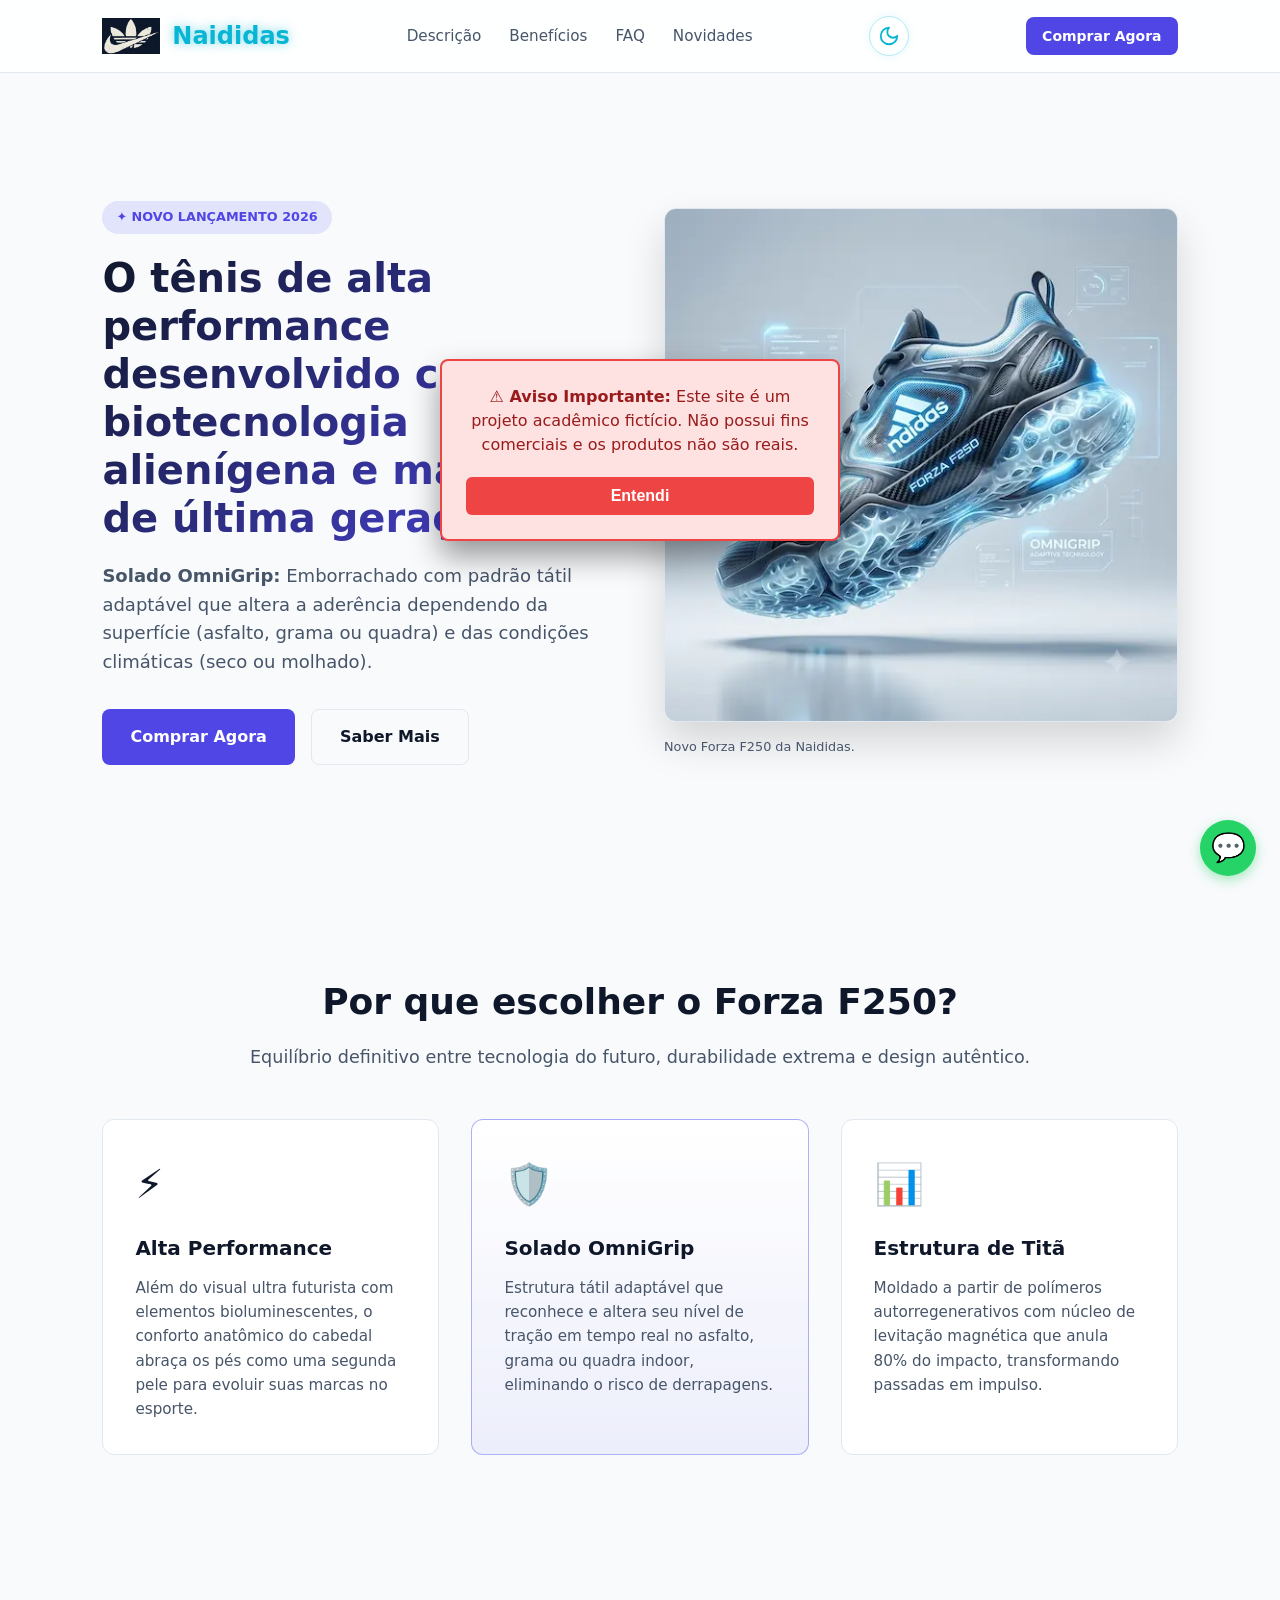
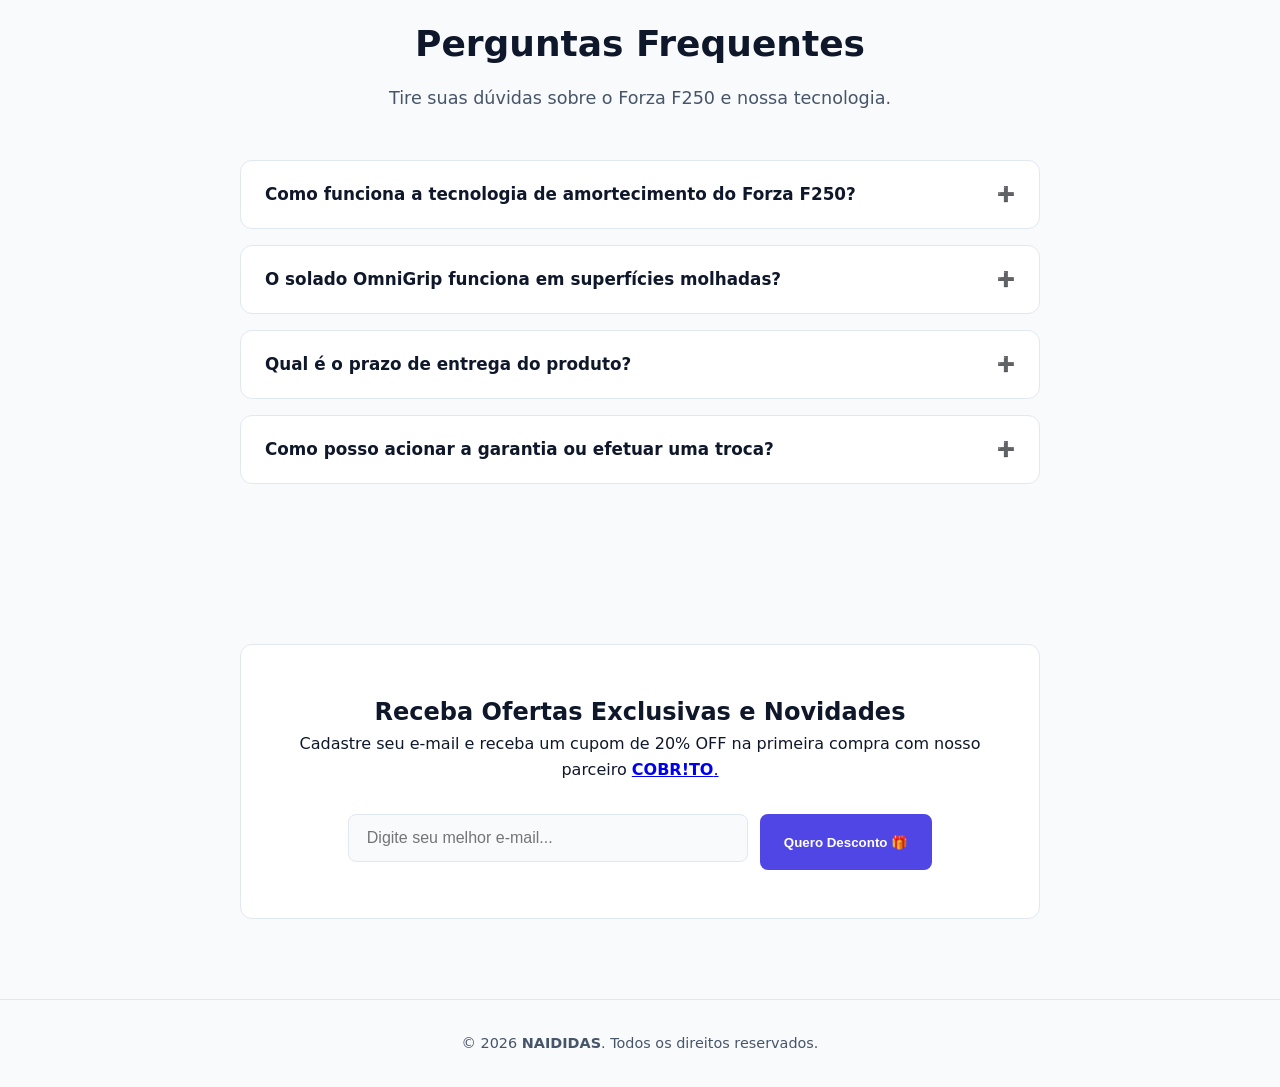
<file: index.html>
<!DOCTYPE html>
<html lang="pt-BR">
<head>
    <meta charset="UTF-8">
    <meta name="viewport" content="width=device-width, initial-scale=1.0">
    <title>Naididas - Forza F250 | Tênis de Alta Performance</title>

    <!-- 🔍 1. SEO TÉCNICO E INDEXAÇÃO -->
    <meta name="description" content="Tênis Naididas Forza F250: alta performance com biotecnologia alienígena, solado OmniGrip e levitação magnética para revolucionar sua prática esportiva.">
    <meta name="keywords" content="tênis esportivo, alta performance, Naididas, Forza F250, OmniGrip, tênis para corrida, tecnologia esportiva">
    <meta name="robots" content="index, follow">
    <meta name="google-site-verification" content="jfXJeKjUJm3EbV18znJrb80tXynYjzD61DJ4F5lycTE" />
    <link rel="canonical" href="https://aprimoramento-landing-page.vercel.app/">
    <!-- Meta Tags essenciais para o Google ler seu site -->
    <title>NAIDIDAS</title>
    <meta name="description" content="tênis esportivo, alta performance, Naididas, Forza F250, OmniGrip, tênis para corrida, tecnologia esportiva.">
    <meta name="robots" content="index, follow">

    <!-- 🌐 META TAGS OPEN GRAPH (REDES SOCIAIS) -->
    <meta property="og:type" content="website">
    <meta property="og:title" content="Naididas - Forza F250">
    <meta property="og:description" content="Tecnologia de outro mundo para alta performance esportiva.">
    <meta property="og:image" content="https://images.unsplash.com/photo-1551288049-bebda4e38f71?q=80&w=1200&auto=format&fit=crop">
    <meta property="og:url" content="https://aprimoramento-landing-page.vercel.app/">
    
    <!-- FAVICON -->
    <link rel="icon" type="image/svg+xml" href="data:image/svg+xml,<svg xmlns='http://www.w3.org/2000/svg' viewBox='0 0 100 100'><text y='.9em' font-size='90'>🚀</text></svg>">
    
    <style>
        .menu-toggle {
            display: none !important;
        }
        @media (max-width: 768px) {
            .menu-toggle {
                display: flex !important;
            }
        }
    </style>
    
    <!-- ESTILOS CSS -->
    <!-- 1. Pré-carrega o CSS em segundo plano -->
    <link rel="preload" href="style.css" as="style">

    <!-- 2. Aplica o CSS assim que ele terminar de baixar -->
    <link rel="stylesheet" href="style.css" media="print" onload="this.media='all'">

    <!-- 3. Plano B caso o usuário tenha o JavaScript desativado no navegador -->
    <noscript>
    <link rel="stylesheet" href="style.css">
    </noscript>
       <script src="script.js" defer></script>
    </head>
<body>
   <div id="student-warning" class="student-warning">
    <p><strong>⚠️ Aviso Importante:</strong> Este site é um projeto acadêmico fictício. Não possui fins comerciais e os produtos não são reais.</p>
    <button id="close-warning" class="student-warning__close">Entendi</button>
</div>

<!-- 📌 CABEÇALHO FIXO COM GLASSMORPHISM -->
<header class="header">

    <div class="header__brand">
        <!--⚡ 2. PERFORMANCE: Dimensões explícitas na logo -->
        <img src="Gemini_Generated_Image_z8zp53z8zp53z8zp.jpg" alt="Logo Naididas" class="logo__img" width="36" height="36">
        <a href="#" class="header__logo">Naididas</a>
    </div>

    <nav id="header-nav" class="header__nav">
        <a href="#descricao" class="header__link">Descrição</a>
        <a href="#beneficios" class="header__link">Benefícios</a>
        <a href="#faq" class="header__link">FAQ</a>
        <a href="#newsletter" class="header__link">Novidades</a>
    </nav>

        <div class="header__actions">
        <!-- Botão para Alternar Tema (Neon Moderno) -->
        <button id="theme-toggle" class="theme-neon-btn" aria-label="Alternar Tema">
            <!-- Ícone de Sol (SVG) -->
            <svg class="icon-sun" xmlns="http://www.w3.org/2000/svg" width="22" height="22" viewBox="0 0 24 24" fill="none" stroke="currentColor" stroke-width="2" stroke-linecap="round" stroke-linejoin="round">
                <circle cx="12" cy="12" r="4"></circle>
                <path d="M12 2v2"></path><path d="M12 20v2"></path>
                <path d="m4.93 4.93 1.41 1.41"></path><path d="m17.66 17.66 1.41 1.41"></path>
                <path d="M2 12h2"></path><path d="M20 12h2"></path>
                <path d="m6.34 17.66-1.41 1.41"></path><path d="m19.07 4.93-1.41 1.41"></path>
            </svg>

            <!-- Ícone de Lua (SVG) -->
            <svg class="icon-moon" xmlns="http://www.w3.org/2000/svg" width="22" height="22" viewBox="0 0 24 24" fill="none" stroke="currentColor" stroke-width="2" stroke-linecap="round" stroke-linejoin="round">
                <path d="M12 3a6 6 0 0 0 9 9 9 9 0 1 1-9-9Z"></path>
            </svg>
        </button>

        <!-- Botão Hambúrguer para Telas Menores -->
        <button class="btn-icon menu-toggle" aria-label="Menu">
            <svg width="24" height="24" viewBox="0 0 24 24" fill="none" stroke="currentColor" stroke-width="2" stroke-linecap="round" stroke-linejoin="round">
            <line x1="3" y1="12" x2="21" y2="12"></line>
            <line x1="3" y1="6" x2="21" y2="6"></line>
            <line x1="3" y1="18" x2="21" y2="18"></line>
            </svg>
        </button>
    </div>

    <a href="https://www.netshoes.com.br/p/tenis-adidas-duramo-rc-2-masculino-FBA-7043-006" class="btn btn--primary btn--sm">Comprar Agora</a>
</header>

<main>
    <!-- 🚀 SEÇÃO HERO -->
    <section class="hero">
        <div class="hero__content">
            <span class="tag">✦ NOVO LANÇAMENTO 2026</span>
            <h1 class="hero__title">O tênis de alta performance desenvolvido com biotecnologia alienígena e materiais de última geração.</h1>
            <p id="descricao" class="hero__description">
                <strong>Solado OmniGrip:</strong> Emborrachado com padrão tátil adaptável que altera a aderência dependendo da superfície (asfalto, grama ou quadra) e das condições climáticas (seco ou molhado).
            </p>
            <div class="hero__cta-group">
                <a href="https://www.netshoes.com.br/p/tenis-adidas-duramo-rc-2-masculino-FBA-7043-006" class="btn btn--primary btn--lg">Comprar Agora</a>
                <a href="#beneficios" class="btn btn--outline btn--lg">Saber Mais</a>
            </div>
        </div>
        <div class="hero__image-wrapper">
            <figure class="hero__figure">
                <picture>
                    <!-- O navegador tenta carregar o WebP primeiro -->
                    <source srcset="Tenis-Forza-F250.webp" type="image/webp">
                    
                    <!-- Fallback para PNG. Sem "loading=lazy", com "fetchpriority=high" -->
                    <img src="Tenis Forza F250.png" 
                         alt="Tênis Forza F250 da Naididas em cor azul bioluminescente" 
                         class="hero__img"
                         fetchpriority="high"
                         width="520"
                         height="350">
                </picture>
                <figcaption class="hero__caption">Novo Forza F250 da Naididas.</figcaption>
            </figure>
        </div>
    </section>

    <!-- 🎁 SEÇÃO DE BENEFÍCIOS -->
    <section id="beneficios" class="beneficios">
        <div class="beneficios__header">
            <h2 class="beneficios__title">Por que escolher o Forza F250?</h2>
            <p class="beneficios__subtitle">Equilíbrio definitivo entre tecnologia do futuro, durabilidade extrema e design autêntico.</p>
        </div>

        <div class="beneficios__grid">
            <article class="card">
                <div class="card__icon">⚡</div>
                <h3 class="card__title">Alta Performance</h3>
                <p class="card__description">
                    Além do visual ultra futurista com elementos bioluminescentes, o conforto anatômico do cabedal abraça os pés como uma segunda pele para evoluir suas marcas no esporte.
                </p>
            </article>

            <article id="recursos" class="card card--featured">
                <div class="card__icon">🛡️</div>
                <h3 class="card__title">Solado OmniGrip</h3>
                <p class="card__description">
                    Estrutura tátil adaptável que reconhece e altera seu nível de tração em tempo real no asfalto, grama ou quadra indoor, eliminando o risco de derrapagens.
                </p>
            </article>

            <article class="card">
                <div class="card__icon">📊</div>
                <h3 class="card__title">Estrutura de Titã</h3>
                <p class="card__description">
                    Moldado a partir de polímeros autorregenerativos com núcleo de levitação magnética que anula 80% do impacto, transformando passadas em impulso.
                </p>
            </article>
        </div>
    </section>

    <!-- ❓ SEÇÃO FAQ -->
    <section id="faq" class="faq">
        <div class="faq__header">
            <h2 class="faq__title">Perguntas Frequentes</h2>
            <p class="faq__subtitle">Tire suas dúvidas sobre o Forza F250 e nossa tecnologia.</p>
        </div>

        <div class="faq__container">
            <details class="faq__item">
                <summary class="faq__question">Como funciona a tecnologia de amortecimento do Forza F250?</summary>
                <div class="faq__answer">
                    <p>Utilizamos um núcleo de levitação magnética de baixa frequência que anula até 80% do impacto contra o solo, convertendo a energia da pisada em impulso para o próximo passo.</p>
                </div>
            </details>

            <details class="faq__item">
                <summary class="faq__question">O solado OmniGrip funciona em superfícies molhadas?</summary>
                <div class="faq__answer">
                    <p>Sim! A estrutura tátil adaptável altera a textura em tempo real conforme reconhece umidade ou mudanças de terreno, garantindo máxima tração e aderência.</p>
                </div>
            </details>

            <details class="faq__item">
                <summary class="faq__question">Qual é o prazo de entrega do produto?</summary>
                <div class="faq__answer">
                    <p>O envio é realizado em até 48 horas após a confirmação do pagamento. O prazo de entrega varia de 3 a 7 dias úteis de acordo com a sua região.</p>
                </div>
            </details>

            <details class="faq__item">
                <summary class="faq__question">Como posso acionar a garantia ou efetuar uma troca?</summary>
                <div class="faq__answer">
                    <p>Você pode solicitar a troca ou devolução em até 30 dias após o recebimento através do nosso canal de atendimento via WhatsApp ou e-mail de suporte.</p>
                </div>
            </details>
        </div>
    </section>

    <!-- 📩 CAPTURA DE LEADS -->
    <section id="newsletter" class="newsletter">
        <div class="newsletter__container">
            <h2 class="section-title">Receba Ofertas Exclusivas e Novidades</h2>
            <p class="section-subtitle">Cadastre seu e-mail e receba um cupom de 20% OFF na primeira compra com nosso parceiro 
                <a href="https://cobritofitness.netlify.app/" target="_blank"><strong>COBR!TO</strong>.</a></p>
            <form class="newsletter__form" action="#" method="POST">
                <div class="newsletter__field">
                    <label for="email-input" class="sr-only">Seu e-mail principal</label>
                    <input type="email" id="email-input" class="newsletter__input" placeholder="Digite seu melhor e-mail..." required>
                </div>
                <button type="submit" class="btn btn--primary btn--form">Quero Desconto 🎁</button>
            </form>
        </div>
    </section>
</main>

<!-- 🟢 BOTÃO FLUTUANTE DO WHATSAPP -->
<a href="https://wa.me/5511999999999" target="_blank" class="whatsapp-btn" aria-label="Fale conosco no WhatsApp">
    💬
</a>

<!-- 🦶 RODAPÉ -->
<footer class="footer">
    <p class="footer__text">
        © 2026 <strong>NAIDIDAS</strong>. Todos os direitos reservados.
    </p>
</footer>

</body>
</html>
</file>
<file: style.css>
/* ====================================================================
1. VARIÁVEIS CSS (:root) & RESET BÁSICO (TEMA ESCURO PADRÃO)
=====================================================================*/
:root, 
html[data-theme="dark"] {
  --bg-main: #0f172a;
  --bg-card: #1e293b;
  --bg-glass: rgba(15, 23, 42, 0.85);
  --color-primary: #6366f1;
  --color-primary-hover: #4f46e5;
  --color-secondary: #ec4899;
  --color-text: #f8fafc;
  --color-text-muted: #94a3b8;
  --color-border: #334155;

  --font-main: system-ui, -apple-system, BlinkMacSystemFont, 'Segoe UI', Roboto, sans-serif;
  --radius-sm: 8px;
  --radius-md: 12px;
  --radius-full: 999px;
  --transition: all 0.3s cubic-bezier(0.4, 0, 0.2, 1);
}

/* ====================================================================
   TEMA CLARO (Automático via Sistema OU Forçado)
=====================================================================*/
@media (prefers-color-scheme: light) {
  html:not([data-theme="dark"]) {
    --bg-main: #f8fafc;
    --bg-card: #ffffff;
    --bg-glass: rgba(255, 255, 255, 0.85);
    --color-primary: #4f46e5;
    --color-primary-hover: #4338ca;
    --color-secondary: #db2777;
    --color-text: #0f172a;
    --color-text-muted: #475569;
    --color-border: #e2e8f0;
  }
}

html[data-theme="light"] {
  --bg-main: #f8fafc;
  --bg-card: #ffffff;
  --bg-glass: rgba(255, 255, 255, 0.85);
  --color-primary: #4f46e5;
  --color-primary-hover: #4338ca;
  --color-secondary: #db2777;
  --color-text: #0f172a;
  --color-text-muted: #475569;
  --color-border: #e2e8f0;
}

/* ====================================================================
   RESET UNIVERSAL E ESTRUTURA
=====================================================================*/
* {
  margin: 0;
  padding: 0;
  box-sizing: border-box;
}

html {
  scroll-behavior: smooth;
  scroll-padding-top: 90px;
  font-family: var(--font-main);
  background-color: var(--bg-main);
  color: var(--color-text);
  transition: background-color 0.3s ease, color 0.3s ease;
}

body {
  line-height: 1.6;
  overflow-x: hidden;
  width: 100%;
}

/* ==========================================================================
   AVISO DE PROJETO ACADÊMICO
   ========================================================================== */
/* ==========================================================================
   AVISO DE PROJETO ACADÊMICO (ESTILO MODAL DE ERRO)
   ========================================================================== */
.student-warning {
    /* Posicionamento no centro da tela */
    position: fixed;
    top: 50%;
    left: 50%;
    transform: translate(-50%, -50%);
    z-index: 10000; /* Fica acima de todos os elementos do site */
    
    /* Visual de Erro/Alerta */
    background-color: #fee2e2; /* Fundo vermelho bem claro */
    color: #991b1b; /* Texto em vermelho escuro */
    border: 2px solid #ef4444; /* Borda vermelha padrão */
    border-radius: 8px; /* Cantos arredondados */
    box-shadow: 0 15px 30px rgba(0, 0, 0, 0.4); /* Sombra forte para destacar */
    
    /* Tamanho e espaçamento interno */
    width: 90%;
    max-width: 400px;
    padding: 24px;
    
    /* Organiza o texto e o botão em coluna */
    display: flex; 
    flex-direction: column;
    align-items: center;
    text-align: center;
    gap: 20px;
}

.student-warning p {
    margin: 0;
    font-size: 1rem;
    line-height: 1.5;
}

/* Estilo do novo botão "Entendi" */
.student-warning__close {
    background-color: #ef4444;
    color: #ffffff;
    border: none;
    padding: 10px 24px;
    font-size: 1rem;
    font-weight: bold;
    border-radius: 6px;
    cursor: pointer;
    transition: background-color 0.2s ease;
    width: 100%; /* Botão ocupa a largura total da caixa */
}

.student-warning__close:hover {
    background-color: #dc2626; /* Fica mais escuro ao passar o mouse */
}

.sr-only {
  position: absolute;
  width: 1px;
  height: 1px;
  padding: 0;
  margin: -1px;
  overflow: hidden;
  clip: rect(0, 0, 0, 0);
  border: 0;
}

/* ====================================================================
2. CABEÇALHO FIXO (.header)
=================================================================== */
.header {
  position: sticky;
  top: 0;
  z-index: 1000;
  display: flex;
  justify-content: space-between;
  align-items: center;
  padding: 16px 8%;
  background: var(--bg-glass);
  backdrop-filter: blur(12px);
  -webkit-backdrop-filter: blur(12px);
  border-bottom: 1px solid var(--color-border);
}

.header__brand {
  display: flex;
  align-items: center;
  gap: 12px;
}

.header__logo {
  color: #06b6d4; /* Azul Ciano da Lua */
  font-size: 24px; /* Mantém o tamanho original do seu layout */
  font-weight: 800; /* Mais grosso para o brilho destacar */
  text-decoration: none;
  
  /* Efeito neon nativo para textos */
  text-shadow: 0 0 8px rgba(6, 182, 212, 0.4), 
               0 0 16px rgba(6, 182, 212, 0.2);
               
  transition: all 0.3s ease;
}

/* Aumenta o brilho quando o mouse passa por cima */
.header__logo:hover {
  color: #22d3ee;
  text-shadow: 0 0 12px rgba(6, 182, 212, 0.8), 
               0 0 24px rgba(6, 182, 212, 0.6),
               0 0 36px rgba(6, 182, 212, 0.4);
}

.logo__img {
  height: 36px;
  width: auto;
  object-fit: contain;
}

.header__nav {
  display: flex;
  gap: 28px;
}

/* Oculta o botão hambúrguer no Desktop */
.menu-toggle {
  display: none !important; 
}

.header__actions {
  display: flex;
  align-items: center;
  gap: 12px;
}

body.light-theme {
  --bg-main: #f8fafc;
  --bg-card: #ffffff;
  --bg-glass: rgba(255, 255, 255, 0.85);
  --color-text: #0f172a;
  --color-text-muted: #475569;
  --color-border: #e2e8f0;
}

.header__link {
  color: var(--color-text-muted);
  text-decoration: none;
  font-size: 0.95rem;
  font-weight: 500;
  transition: var(--transition);
}

.header__link:hover {
  color: var(--color-primary);
}

/* ====================================================================
3. BOTÕES REUTILIZÁVEIS (.btn)
=================================================================== */
.btn {
  display: inline-flex;
  align-items: center;
  justify-content: center;
  font-weight: 600;
  text-decoration: none;
  border-radius: var(--radius-sm);
  border: none;
  cursor: pointer;
  transition: var(--transition);
}

.btn--sm {
  padding: 8px 16px;
  font-size: 0.875rem;
}

.btn--lg {
  padding: 14px 28px;
  font-size: 1rem;
}

.btn--primary {
  background-color: var(--color-primary);
  color: #ffffff;
}

.btn--primary:hover {
  background-color: var(--color-primary-hover);
  transform: translateY(-2px);
  box-shadow: 0 8px 20px rgba(99, 102, 241, 0.3);
}

.btn--outline {
  background-color: transparent;
  color: var(--color-text);
  border: 1px solid var(--color-border);
}

.btn--outline:hover {
  border-color: var(--color-primary);
  background-color: rgba(99, 102, 241, 0.1);
}

.btn-icon {
    background: transparent;
    border: none;
    font-size: 1.25rem;
    cursor: pointer;
    padding: 8px;
    color: var(--color-text);
}

/* ====================================================================
4. SEÇÃO HERO (.hero)
=================================================================== */
.hero {
  display: flex;
  align-items: center;
  justify-content: space-between;
  gap: 48px;
  padding: 80px 8%;
  min-height: calc(100vh - 80px);
}

.hero__content {
  flex: 1;
  max-width: 600px;
}

.tag {
  display: inline-block;
  padding: 6px 14px;
  border-radius: var(--radius-full);
  background-color: rgba(99, 102, 241, 0.15);
  color: var(--color-primary);
  font-size: 0.8rem;
  font-weight: 700;
  margin-bottom: 20px;
}

.hero__title {
  font-size: 2.5rem;
  font-weight: 800;
  line-height: 1.2;
  margin-bottom: 20px;
  background: linear-gradient(135deg, var(--color-text) 0%, var(--color-primary) 100%);
  -webkit-background-clip: text;
  background-clip: text;
  -webkit-text-fill-color: transparent;
}

.hero__description {
  font-size: 1.125rem;
  color: var(--color-text-muted);
  margin-bottom: 32px;
}

.hero__cta-group {
  display: flex;
  gap: 16px;
  flex-wrap: wrap;
}

.hero__image-wrapper {
  flex: 1;
  width: 100%;
}

.hero__img {
  width: 100%;
  max-width: 520px;
  height: auto;
  border-radius: var(--radius-md);
  border: 1px solid var(--color-border);
  box-shadow: 0 20px 40px rgba(0, 0, 0, 0.15);
}

.hero__caption {
  font-size: 0.8rem;
  color: var(--color-text-muted);
  margin-top: 8px;
  text-align: left;
}

/* ====================================================================
5. SEÇÃO DE BENEFÍCIOS (.beneficios)
==================================================================== */
.beneficios {
  padding: 80px 8%;
  background-color: var(--bg-main);
}

.beneficios__header {
  text-align: center;
  margin-bottom: 48px;
}

.beneficios__title {
  font-size: 2.25rem;
  font-weight: 700;
  color: var(--color-text);
  margin-bottom: 12px;
}

.beneficios__subtitle {
  color: var(--color-text-muted);
  font-size: 1.1rem;
}

.beneficios__grid {
  display: grid;
  grid-template-columns: repeat(auto-fit, minmax(280px, 1fr));
  gap: 32px;
}

.card {
  background-color: var(--bg-card);
  border: 1px solid var(--color-border);
  border-radius: var(--radius-md);
  padding: 32px;
  display: flex;
  flex-direction: column;
  align-items: flex-start;
  transition: var(--transition);
}

.card:hover {
  transform: translateY(-8px);
  border-color: var(--color-primary);
  box-shadow: 0 12px 30px rgba(99, 102, 241, 0.15);
}

.card--featured {
  border-color: rgba(99, 102, 241, 0.5);
  background: linear-gradient(180deg, var(--bg-card) 0%, rgba(99, 102, 241, 0.08) 100%);
}

.card__icon {
  font-size: 2.5rem;
  margin-bottom: 16px;
}

.card__title {
  font-size: 1.25rem;
  font-weight: 600;
  color: var(--color-text);
  margin-bottom: 12px;
}

.card__description {
  color: var(--color-text-muted);
  font-size: 0.95rem;
  line-height: 1.6;
}

/* ====================================================================
6. PERGUNTAS FREQUENTES (.faq)
==================================================================== */
.faq {
  padding: 80px 8%;
  background-color: var(--bg-main);
}

.faq__header {
  text-align: center;
  margin-bottom: 48px;
}

.faq__title {
  font-size: 2.25rem;
  font-weight: 700;
  color: var(--color-text);
  margin-bottom: 12px;
}

.faq__subtitle {
  color: var(--color-text-muted);
  font-size: 1.1rem;
}

.faq__container {
  max-width: 800px;
  margin: 0 auto;
  display: flex;
  flex-direction: column;
  gap: 16px;
}

.faq__item {
  background-color: var(--bg-card);
  border: 1px solid var(--color-border);
  border-radius: var(--radius-md);
  overflow: hidden;
  transition: var(--transition);
}

.faq__item[open] {
  border-color: var(--color-primary);
}

.faq__question {
  padding: 20px 24px;
  font-size: 1.05rem;
  font-weight: 600;
  color: var(--color-text);
  cursor: pointer;
  list-style: none;
  display: flex;
  justify-content: space-between;
  align-items: center;
  user-select: none;
}

.faq__question::after {
  content: '➕';
  font-size: 0.9rem;
  transition: var(--transition);
}

.faq__item[open] .faq__question::after {
  content: '➖';
}

.faq__answer {
  padding: 0 24px 20px 24px;
  color: var(--color-text-muted);
  font-size: 0.95rem;
  line-height: 1.6;
}

/* ====================================================================
7. CAPTURA DE LEADS (.newsletter)
==================================================================== */
.newsletter {
  padding: 80px 8%;
}

.newsletter__container {
  background-color: var(--bg-card);
  border: 1px solid var(--color-border);
  border-radius: var(--radius-md);
  padding: 48px 24px;
  text-align: center;
  max-width: 800px;
  margin: 0 auto;
}

.newsletter__form {
  display: flex;
  gap: 12px;
  margin-top: 32px;
  justify-content: center;
}

.newsletter__field {
  flex: 1;
  max-width: 400px;
}

.newsletter__input {
  width: 100%;
  padding: 14px 18px;
  border-radius: var(--radius-sm);
  border: 1px solid var(--color-border);
  background-color: var(--bg-main);
  color: var(--color-text);
  font-size: 1rem;
  outline: none;
  transition: var(--transition);
}

.newsletter__input:focus {
  border-color: var(--color-primary);
  box-shadow: 0 0 0 3px rgba(99, 102, 241, 0.25);
}

.btn--form {
  padding: 14px 24px;
}

/* ====================================================================
8. RODAPÉ E BOTÃO FLUTUANTE
==================================================================== */
.footer {
  padding: 32px 8%;
  border-top: 1px solid var(--color-border);
  text-align: center;
  color: var(--color-text-muted);
  font-size: 0.9rem;
}

.whatsapp-btn {
  position: fixed;
  bottom: 24px;
  right: 24px;
  z-index: 9999;
  width: 56px;
  height: 56px;
  background-color: #25d366;
  color: #ffffff;
  border-radius: var(--radius-full);
  display: flex;
  align-items: center;
  justify-content: center;
  font-size: 1.75rem;
  text-decoration: none;
  box-shadow: 0 4px 12px rgba(37, 211, 102, 0.4);
  transition: var(--transition);
}

.whatsapp-btn:hover {
  background-color: #1eb954;
  transform: scale(1.1);
  box-shadow: 0 6px 16px rgba(37, 211, 102, 0.6);
}

/* ====================================================================
9. MEDIA QUERIES (RESPONSIVIDADE MÓVEL)
==================================================================== */
@media (max-width: 768px) {
  .header {
    padding: 14px 5%;
  }

  /* Esconde os links normais e cria o bloco suspenso */
  .header__nav {
    display: none;
    position: absolute;
    top: 100%;
    left: 0;
    width: 100%;
    background: var(--bg-card);
    flex-direction: column;
    padding: 20px;
    border-bottom: 1px solid var(--color-border);
  }

  /* Classe ativada via JavaScript para abrir o menu */
  .header__nav.header__nav--active {
    display: flex;
  }

  /* Força a exibição do botão Hambúrguer apenas no mobile */
  .menu-toggle {
    display: flex !important;
    align-items: center;
    justify-content: center;
  }

  /* Ajustes da Seção Hero para Mobile */
  .hero {
    flex-direction: column;
    text-align: center;
    padding: 40px 5%;
    min-height: auto;
  }

  .hero__title {
    font-size: 1.85rem;
  }

  .hero__caption {
    text-align: center;
  }

  .hero__cta-group {
    justify-content: center;
  }

  .newsletter__form {
    flex-direction: column;
    align-items: center;
  }

  .newsletter__field, .btn--form {
    width: 100%;
  }
}

/* ==========================================================================
10. ACESSIBILIDADE: FOCO VISÍVEL PARA NAVEGAÇÃO VIA TECLADO (TAB)
========================================================================== */
:focus-visible {
  outline: 3px solid var(--color-primary, #6366f1);
  outline-offset: 4px;
  border-radius: 4px;
}

/* ==========================================================================
11. ESTILIZAÇÃO PARA IMPRESSÃO (@media print)
========================================================================== */
@media print {
  .header,
  .btn,
  .newsletter,
  .whatsapp-btn,
  .faq__question::after {
    display: none !important;
  }

  body {
    background-color: #ffffff !important;
    color: #000000 !important;
  }

  .card, .faq__item {
    border: 1px solid #ccc !important;
    background: transparent !important;
    break-inside: avoid;
  }
}

/* ==========================================================================
   BOTÃO DE TEMA NEON (UX FOCADA NA AÇÃO)
   ========================================================================== */
/* 1. Configuração Padrão (Site no Modo Escuro) -> Mostra o SOL (Amarelo) */
.theme-neon-btn {
    background: transparent;
    border-radius: 50%;
    padding: 8px;
    cursor: pointer;
    display: flex;
    align-items: center;
    justify-content: center;
    transition: all 0.3s ease;
    
    /* Cores e Brilho do Sol */
    color: #f59e0b; 
    border: 1px solid rgba(245, 158, 11, 0.3);
    box-shadow: 0 0 10px rgba(245, 158, 11, 0.1);
}

.theme-neon-btn:hover {
    box-shadow: 0 0 15px rgba(245, 158, 11, 0.6), inset 0 0 10px rgba(245, 158, 11, 0.3);
    background-color: rgba(245, 158, 11, 0.05);
}

/* 2. Configuração do Modo Claro (Site no Modo Claro) -> Mostra a LUA (Ciano) */
[data-theme="light"] .theme-neon-btn {
    /* Cores e Brilho da Lua */
    color: #06b6d4; 
    border-color: rgba(6, 182, 212, 0.3);
    box-shadow: 0 0 10px rgba(6, 182, 212, 0.1);
}

[data-theme="light"] .theme-neon-btn:hover {
    box-shadow: 0 0 15px rgba(6, 182, 212, 0.6), inset 0 0 10px rgba(6, 182, 212, 0.3);
    background-color: rgba(6, 182, 212, 0.05);
}

/* 3. Lógica de exibição dos ícones (Invertida) */
/* Por padrão (site escuro): esconde a Lua, mostra o Sol */
.icon-moon { display: none; }
.icon-sun { display: block; }

/* Quando o site está claro: mostra a Lua, esconde o Sol */
[data-theme="light"] .icon-moon { display: block; }
[data-theme="light"] .icon-sun { display: none; }
</file>
